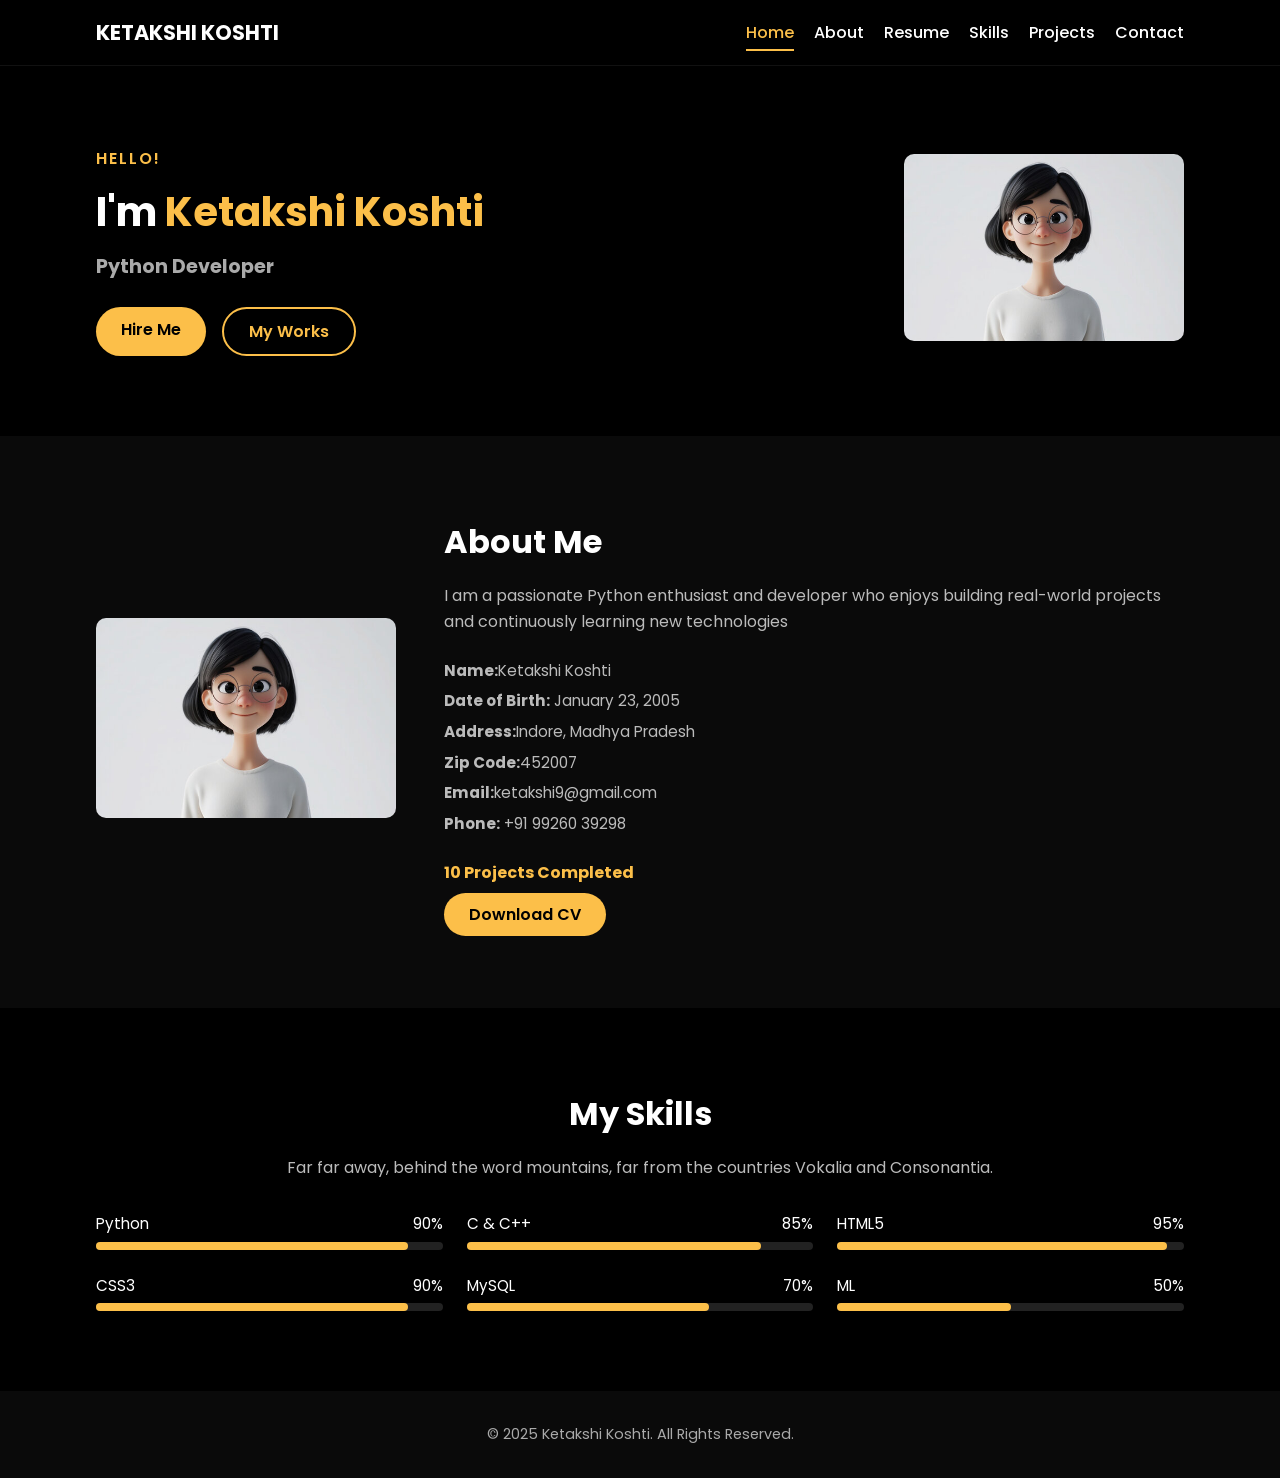
<file: index.html>
<!DOCTYPE html>
<html lang="en">
<head>
  <meta charset="UTF-8" />
  <meta name="viewport" content="width=device-width, initial-scale=1.0" />
  <title>Ketakshi Koshti - Python Developer</title>
  <link rel="stylesheet" href="css/style.css" />
  <link href="https://fonts.googleapis.com/css2?family=Poppins:wght@400;600;700&display=swap" rel="stylesheet">
</head>

<body>
  <!-- Header / Navbar -->
  <header class="navbar">
    <div class="container nav-container">
      <div class="logo">KETAKSHI KOSHTI</div>
      <nav>
        <ul class="nav-links">
          <li><a class="active" href="index.html">Home</a></li>
        <li><a href="about.html">About</a></li>
        <li><a href="resume.html">Resume</a></li>
        <!-- <li><a href="services.html">Services</a></li> -->
        <li><a href="skills.html">Skills</a></li>
        <li><a href="projects.html">Projects</a></li>
        <!-- <li><a href="blog.html">My Blog</a></li> -->
        <li><a href="contact.html">Contact</a></li>
        </ul>
      </nav>
    </div>
  </header>

  <!-- Hero Section -->
  <section class="hero">
    <div class="container hero-grid">
      <div class="hero-text">
        <p class="hello">HELLO!</p>
        <h1>I'm <span>Ketakshi Koshti</span></h1>
        <h2>Python Developer</h2>
        <div class="hero-buttons">
          <a href="#" class="btn-primary">Hire Me</a>
          <a href="#" class="btn-outline">My Works</a>
        </div>
      </div>
      <div class="hero-img">
        <img src="images/profile.jpg" alt="Ketakshi Koshti">
      </div>
    </div>
  </section>

  <!-- About Section -->
  <section class="about">
    <div class="container about-grid">
      <div class="about-img">
        <img src="images/profile.jpg" alt="Profile">
      </div>
      <div class="about-text">
        <h2>About Me</h2>
        <p>I am a passionate Python enthusiast and developer who enjoys building real-world projects and continuously learning new technologies
        </p>

        <div class="info">
          <p><strong>Name:</strong>Ketakshi Koshti</p>
          <p><strong>Date of Birth:</strong> January 23, 2005</p>
          <p><strong>Address:</strong>Indore, Madhya Pradesh</p>
          <p><strong>Zip Code:</strong>452007</p>
          <p><strong>Email:</strong>ketakshi9@gmail.com</p>
          <p><strong>Phone:</strong> +91 99260 39298</p>
        </div>

        <div class="about-footer">
          <p><strong>10 Projects Completed</strong></p>
          <a href="#" class="btn-primary">Download CV</a>
        </div>
      </div>
    </div>
  </section>

  <!-- Skills Section -->
  <section class="skills">
    <div class="container">
      <h2>My Skills</h2>
      <p class="subtitle">Far far away, behind the word mountains, far from the countries Vokalia and Consonantia.</p>

      <div class="skills-grid">
        <div class="skill-item">
          <p>Python<span>90%</span></p>
          <div class="bar"><div style="width:90%"></div></div>
        </div>
        <div class="skill-item">
          <p>C & C++<span>85%</span></p>
          <div class="bar"><div style="width:85%"></div></div>
        </div>
        <div class="skill-item">
          <p>HTML5<span>95%</span></p>
          <div class="bar"><div style="width:95%"></div></div>
        </div>
        <div class="skill-item">
          <p>CSS3<span>90%</span></p>
          <div class="bar"><div style="width:90%"></div></div>
        </div>
        <div class="skill-item">
          <p>MySQL<span>70%</span></p>
          <div class="bar"><div style="width:70%"></div></div>
        </div>
        <div class="skill-item">
          <p>ML<span>50%</span></p>
          <div class="bar"><div style="width:50%"></div></div>
        </div>
      </div>
    </div>
  </section>

  <!-- Footer -->
  <footer class="footer">
    <p>© 2025 Ketakshi Koshti. All Rights Reserved.</p>
  </footer>

</body>
</html>
</file>
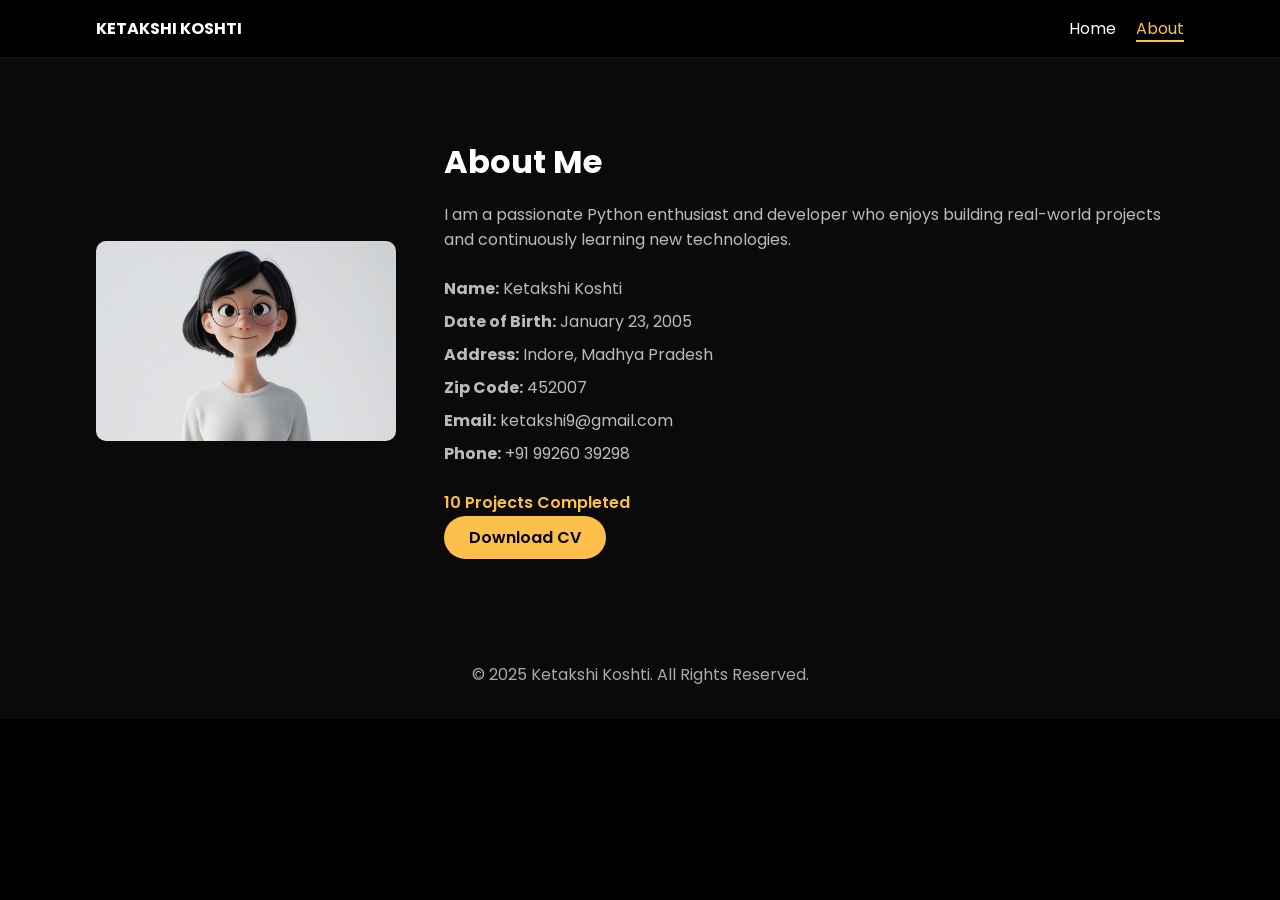
<file: about.html>
<!DOCTYPE html>
<html lang="en">
<head>
<meta charset="UTF-8">
<meta name="viewport" content="width=device-width, initial-scale=1.0">
<title>About Me</title>

<!-- Google Font -->
<link href="https://fonts.googleapis.com/css2?family=Poppins:wght@400;600;700&display=swap" rel="stylesheet">

<style>
    * {
        margin: 0;
        padding: 0;
        box-sizing: border-box;
    }

    body {
        font-family: 'Poppins', sans-serif;
        background: #000;
        color: #fff;
    }

    .container {
        width: 85%;
        max-width: 1200px;
        margin: auto;
    }

    /* Navbar */
    .navbar {
        padding: 1rem 0;
        border-bottom: 1px solid #111;
    }

    .nav-container {
        display: flex;
        justify-content: space-between;
        align-items: center;
    }

    .logo {
        font-weight: 700;
    }

    .nav-links {
        list-style: none;
        display: flex;
        gap: 20px;
    }

    .nav-links a {
        color: #fff;
        text-decoration: none;
    }

    .nav-links a.active,
    .nav-links a:hover {
        color: #fcbf49;
        border-bottom: 2px solid #fcbf49;
    }

    /* About Section */
    .about {
        padding: 5rem 0;
        background: #0a0a0a;
    }

    .about-grid {
        display: flex;
        align-items: center;
        justify-content: space-between;
        gap: 3rem;
    }

    .about-img img {
        width: 300px;
        border-radius: 10px;
    }

    .about-text {
        flex: 1;
    }

    .about-text h2 {
        font-size: 2rem;
        margin-bottom: 1rem;
    }

    .about-text p {
        color: #bbb;
        margin-bottom: 1.5rem;
    }

    .info p {
        margin-bottom: 8px;
    }

    .about-footer {
        margin-top: 1.5rem;
    }

    .about-footer p {
        color: #fcbf49;
        font-weight: 600;
        margin-bottom: 10px;
    }

    .btn-primary {
        background: #fcbf49;
        color: #000;
        padding: 10px 25px;
        border-radius: 25px;
        text-decoration: none;
        font-weight: 600;
    }

    /* Footer */
    .footer {
        text-align: center;
        padding: 2rem 0;
        background: #0a0a0a;
        color: #aaa;
    }

    /* Responsive */
    @media (max-width: 768px) {
        .about-grid {
        flex-direction: column;
        text-align: center;
        }

        .about-img img {
            width: 200px;
        }
    }
</style>
</head>

<body>

<!-- Navbar -->
    <header class="navbar">
        <div class="container nav-container">
        <div class="logo">KETAKSHI KOSHTI</div>
        <ul class="nav-links">
            <li><a href="index.html">Home</a></li>
            <li><a class="active" href="#">About</a></li>
        </ul>
        </div>
    </header>

    <!-- About Section -->
    <section class="about">
        <div class="container about-grid">

        <!-- Image -->
        <div class="about-img">
            <img src="images/profile.jpg" alt="Profile">
        </div>

        <!-- Text -->
        <div class="about-text">
            <h2>About Me</h2>

            <p>
            I am a passionate Python enthusiast and developer who enjoys building real-world projects and continuously learning new technologies.
            </p>

            <div class="info">
                <p><strong>Name:</strong> Ketakshi Koshti</p>
                <p><strong>Date of Birth:</strong> January 23, 2005</p>
                <p><strong>Address:</strong> Indore, Madhya Pradesh</p>
                <p><strong>Zip Code:</strong> 452007</p>
                <p><strong>Email:</strong> ketakshi9@gmail.com</p>
                <p><strong>Phone:</strong> +91 99260 39298</p>
            </div>

            <div class="about-footer">
                <p>10 Projects Completed</p>
                <a href="#" class="btn-primary">Download CV</a>
            </div>
        </div>

    </div>
</section>

<!-- Footer -->
<footer class="footer">
    <p>© 2025 Ketakshi Koshti. All Rights Reserved.</p>
</footer>

</body>
</html>
</file>
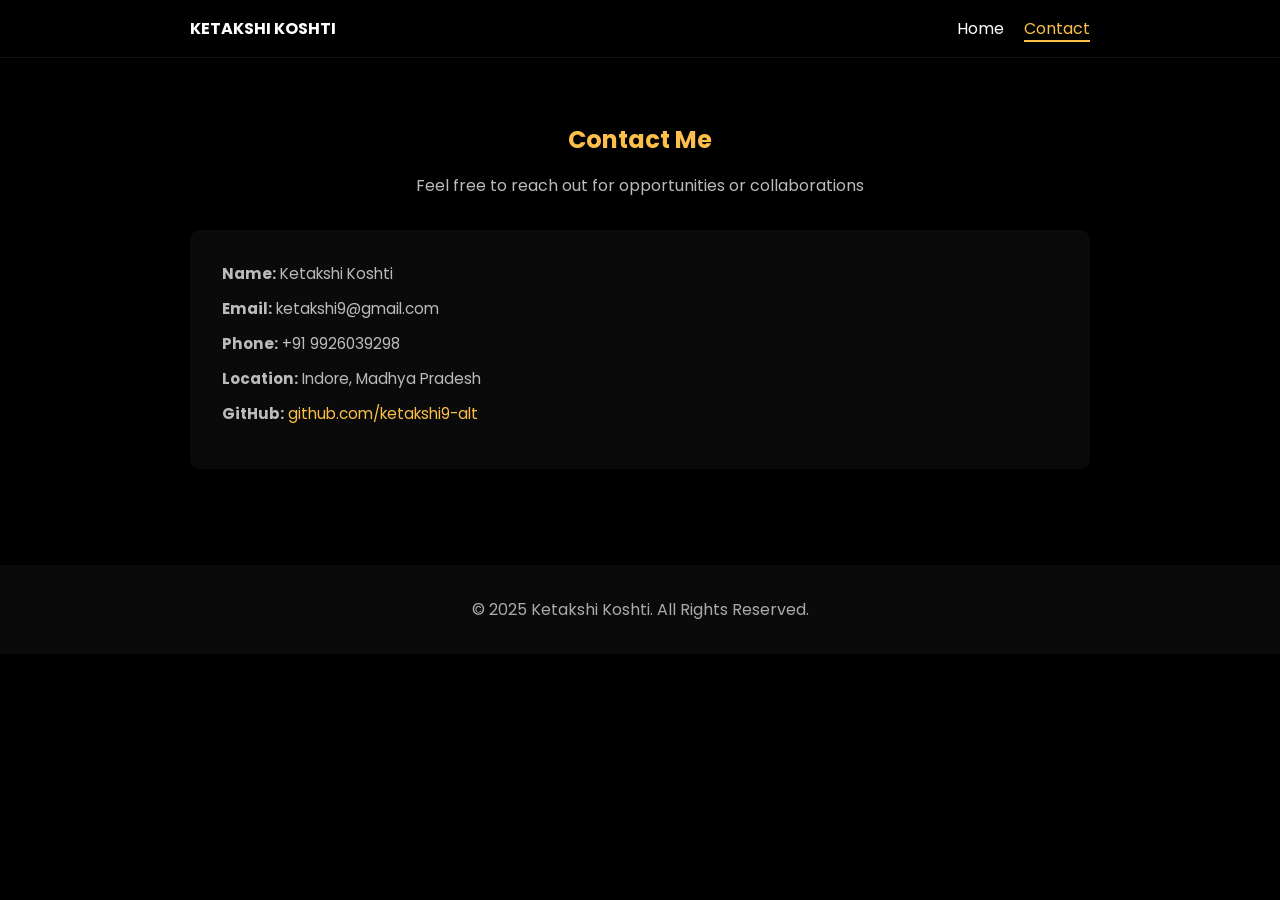
<file: contact.html>
<!DOCTYPE html>
<html lang="en">
<head>
    <meta charset="UTF-8">
    <meta name="viewport" content="width=device-width, initial-scale=1.0">
    <title>Contact</title>

    <link href="https://fonts.googleapis.com/css2?family=Poppins:wght@400;600;700&display=swap" rel="stylesheet">

    <style>
        * { margin:0; padding:0; box-sizing:border-box; }

        body {
        font-family: 'Poppins', sans-serif;
        background: #000;
        color: #fff;
        }

        .container {
        width: 85%;
        max-width: 900px;
        margin: auto;
        }

        /* Navbar */
        .navbar {
        padding: 1rem 0;
        border-bottom: 1px solid #111;
        }

        .nav-container {
        display: flex;
        justify-content: space-between;
        align-items: center;
        }

        .logo { font-weight: 700; }

        .nav-links {
        list-style: none;
        display: flex;
        gap: 20px;
        }

        .nav-links a {
        color: #fff;
        text-decoration: none;
        }

        .nav-links a.active {
        color: #fcbf49;
        border-bottom: 2px solid #fcbf49;
        }

        /* Contact Section */
        .contact {
        padding: 4rem 0;
        text-align: center;
        }

        .contact h2 {
        color: #fcbf49;
        margin-bottom: 1rem;
        }

        .contact p {
        color: #bbb;
        margin-bottom: 2rem;
        }

        .contact-box {
        background: #0a0a0a;
        padding: 2rem;
        border-radius: 10px;
        text-align: left;
        }

        .contact-box p {
        margin-bottom: 12px;
        font-size: 0.95rem;
        }

        .contact-box a {
        color: #fcbf49;
        text-decoration: none;
        }

        /* Footer */
        .footer {
        text-align: center;
        padding: 2rem 0;
        background: #0a0a0a;
        color: #aaa;
        margin-top: 2rem;
        }
    </style>
</head>

<body>

    <!-- Navbar -->
    <header class="navbar">
    <div class="container nav-container">
        <div class="logo">KETAKSHI KOSHTI</div>
        <ul class="nav-links">
        <li><a href="index.html">Home</a></li>
        <li><a class="active" href="#">Contact</a></li>
        </ul>
    </div>
    </header>

    <!-- Contact Section -->
    <section class="contact container">
    <h2>Contact Me</h2>
    <p>Feel free to reach out for opportunities or collaborations</p>

    <div class="contact-box">
        <p><strong>Name:</strong> Ketakshi Koshti</p>
        <p><strong>Email:</strong> ketakshi9@gmail.com</p>
        <p><strong>Phone:</strong> +91 9926039298</p>
        <p><strong>Location:</strong> Indore, Madhya Pradesh</p>
        <p><strong>GitHub:</strong> 
        <a href="https://github.com/ketakshi9-alt" target="_blank">
            github.com/ketakshi9-alt
        </a>
        </p>
    </div>
    </section>

    <!-- Footer -->
    <footer class="footer">
    <p>© 2025 Ketakshi Koshti. All Rights Reserved.</p>
    </footer>

</body>
</html>
</file>
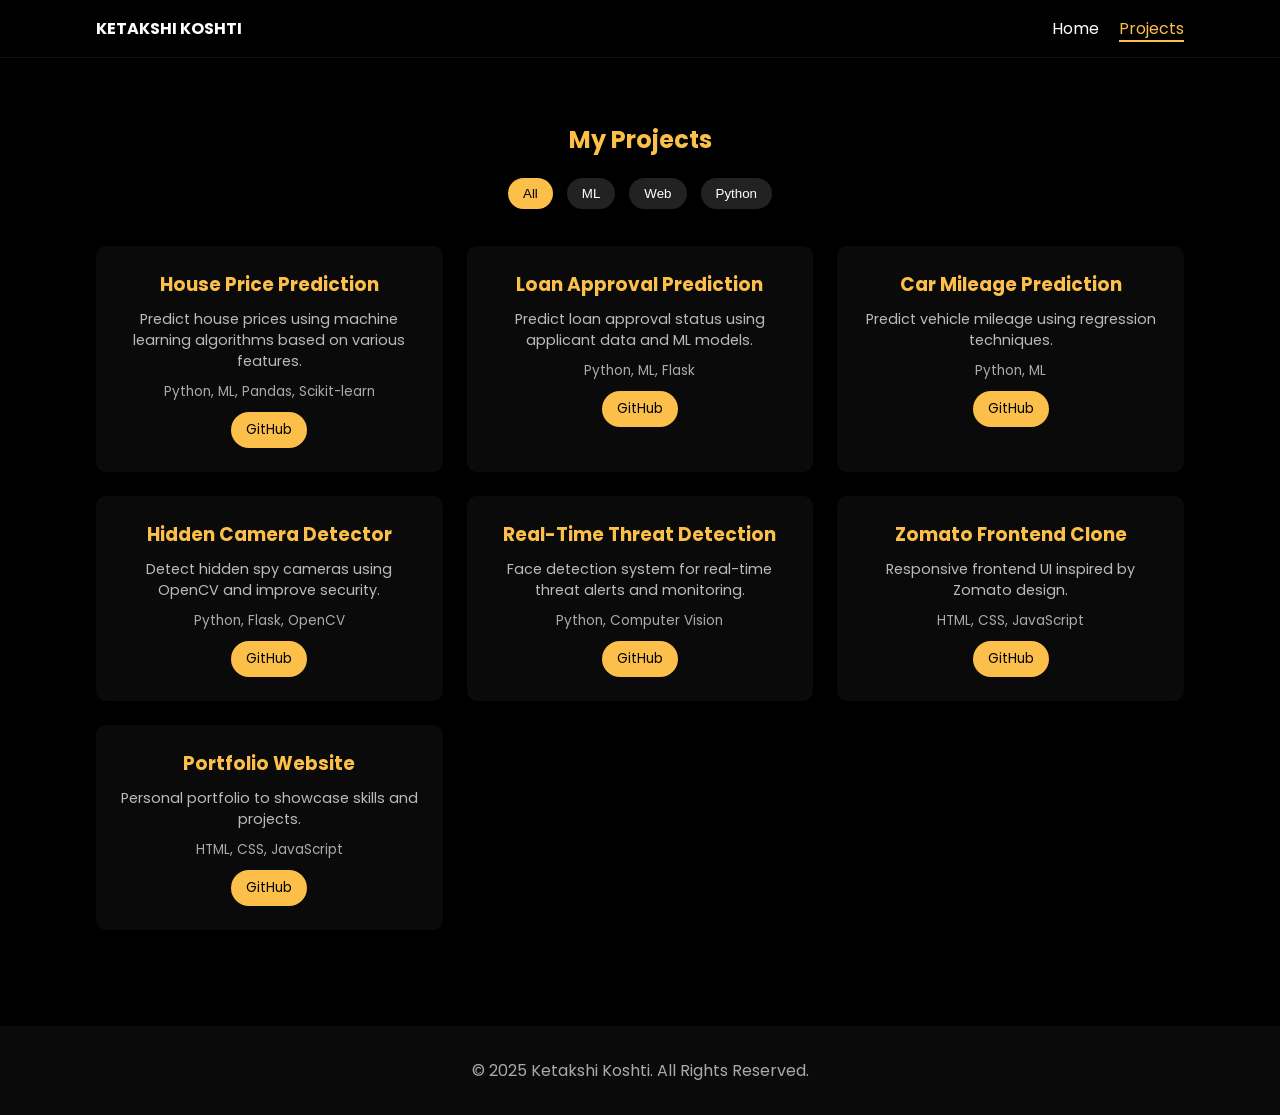
<file: projects.html>
<!DOCTYPE html>
<html lang="en">
<head>
    <meta charset="UTF-8">
    <meta name="viewport" content="width=device-width, initial-scale=1.0">
    <title>Projects</title>

    <link href="https://fonts.googleapis.com/css2?family=Poppins:wght@400;600;700&display=swap" rel="stylesheet">

    <style>
        * { margin:0; padding:0; box-sizing:border-box; }

        body {
        font-family: 'Poppins', sans-serif;
        background: #000;
        color: #fff;
        }

        .container {
        width: 85%;
        max-width: 1100px;
        margin: auto;
        }

        /* Navbar */
        .navbar {
        padding: 1rem 0;
        border-bottom: 1px solid #111;
        }

        .nav-container {
        display: flex;
        justify-content: space-between;
        align-items: center;
        }

        .logo { font-weight: 700; }

        .nav-links {
        list-style: none;
        display: flex;
        gap: 20px;
        }

        .nav-links a {
        color: #fff;
        text-decoration: none;
        }

        .nav-links a.active {
        color: #fcbf49;
        border-bottom: 2px solid #fcbf49;
        }

        /* Projects */
        .projects {
        padding: 4rem 0;
        text-align: center;
        }

        .projects h2 {
        color: #fcbf49;
        margin-bottom: 1rem;
        }

        /* Filter Buttons */
        .filter-btns {
        margin-bottom: 2rem;
        }

        .filter-btns button {
        padding: 8px 15px;
        margin: 5px;
        border: none;
        border-radius: 20px;
        background: #222;
        color: #fff;
        cursor: pointer;
        transition: 0.3s;
        }

        .filter-btns button.active,
        .filter-btns button:hover {
        background: #fcbf49;
        color: #000;
        }

        /* Grid */
        .projects-grid {
        display: grid;
        grid-template-columns: repeat(auto-fit, minmax(280px, 1fr));
        gap: 1.5rem;
        }

        .project-card {
        background: #0a0a0a;
        padding: 1.5rem;
        border-radius: 10px;
        transition: 0.3s;
        }

        .project-card:hover {
        transform: translateY(-5px);
        box-shadow: 0 0 15px rgba(252,191,73,0.3);
        }

        .project-card h3 {
        color: #fcbf49;
        margin-bottom: 10px;
        }

        .project-card p {
        color: #bbb;
        font-size: 0.9rem;
        }

        .tech {
        margin-top: 10px;
        font-size: 0.85rem;
        color: #aaa;
        }

        .btn {
        display: inline-block;
        margin-top: 10px;
        padding: 8px 15px;
        border-radius: 20px;
        background: #fcbf49;
        color: #000;
        text-decoration: none;
        font-size: 0.85rem;
        }

        /* Footer */
        .footer {
        text-align: center;
        padding: 2rem 0;
        background: #0a0a0a;
        color: #aaa;
        margin-top: 2rem;
        }
    </style>
</head>

<body>

    <header class="navbar">
    <div class="container nav-container">
        <div class="logo">KETAKSHI KOSHTI</div>
        <ul class="nav-links">
        <li><a href="index.html">Home</a></li>
        <li><a class="active" href="#">Projects</a></li>
        </ul>
    </div>
    </header>

    <section class="projects container">
    <h2>My Projects</h2>

    <!-- Filter Buttons -->
    <div class="filter-btns">
        <button onclick="filterProjects('all')" class="active">All</button>
        <button onclick="filterProjects('ml')">ML</button>
        <button onclick="filterProjects('web')">Web</button>
        <button onclick="filterProjects('python')">Python</button>
    </div>

    <div class="projects-grid">

        <!-- ML Projects -->
        <div class="project-card" data-category="ml">
            <h3>House Price Prediction</h3>
            <p>Predict house prices using machine learning algorithms based on various features.</p>
            <div class="tech">Python, ML, Pandas, Scikit-learn</div>
            <a href="https://github.com/ketakshi9-alt" class="btn">GitHub</a>
        </div>

        <div class="project-card" data-category="ml">
            <h3>Loan Approval Prediction</h3>
            <p>Predict loan approval status using applicant data and ML models.</p>
            <div class="tech">Python, ML, Flask</div>
            <a href="https://github.com/ketakshi9-alt" class="btn">GitHub</a>
        </div>

        <div class="project-card" data-category="ml">
            <h3>Car Mileage Prediction</h3>
            <p>Predict vehicle mileage using regression techniques.</p>
            <div class="tech">Python, ML</div>
            <a href="https://github.com/ketakshi9-alt" class="btn">GitHub</a>
        </div>

        <!-- Python Projects -->
        <div class="project-card" data-category="python">
            <h3>Hidden Camera Detector</h3>
            <p>Detect hidden spy cameras using OpenCV and improve security.</p>
            <div class="tech">Python, Flask, OpenCV</div>
            <a href="https://github.com/ketakshi9-alt" class="btn">GitHub</a>
        </div>

        <div class="project-card" data-category="python">
            <h3>Real-Time Threat Detection</h3>
            <p>Face detection system for real-time threat alerts and monitoring.</p>
            <div class="tech">Python, Computer Vision</div>
            <a href="https://github.com/ketakshi9-alt" class="btn">GitHub</a>
        </div>

        <!-- Web Projects -->
        <div class="project-card" data-category="web">
            <h3>Zomato Frontend Clone</h3>
            <p>Responsive frontend UI inspired by Zomato design.</p>
            <div class="tech">HTML, CSS, JavaScript</div>
            <a href="https://github.com/ketakshi9-alt" class="btn">GitHub</a>
        </div>

        <div class="project-card" data-category="web">
            <h3>Portfolio Website</h3>
            <p>Personal portfolio to showcase skills and projects.</p>
            <div class="tech">HTML, CSS, JavaScript</div>
            <a href="https://github.com/ketakshi9-alt" class="btn">GitHub</a>
        </div>

    </div>
    </section>

    <footer class="footer">
    <p>© 2025 Ketakshi Koshti. All Rights Reserved.</p>
    </footer>

    <!-- JavaScript for Filter -->
    <script>
    function filterProjects(category) {
    let cards = document.querySelectorAll('.project-card');
    let buttons = document.querySelectorAll('.filter-btns button');

    buttons.forEach(btn => btn.classList.remove('active'));
    event.target.classList.add('active');

    cards.forEach(card => {
        if (category === 'all' || card.dataset.category === category) {
        card.style.display = "block";
        } else {
        card.style.display = "none";
        }
    });
    }
    </script>

</body>
</html>
</file>
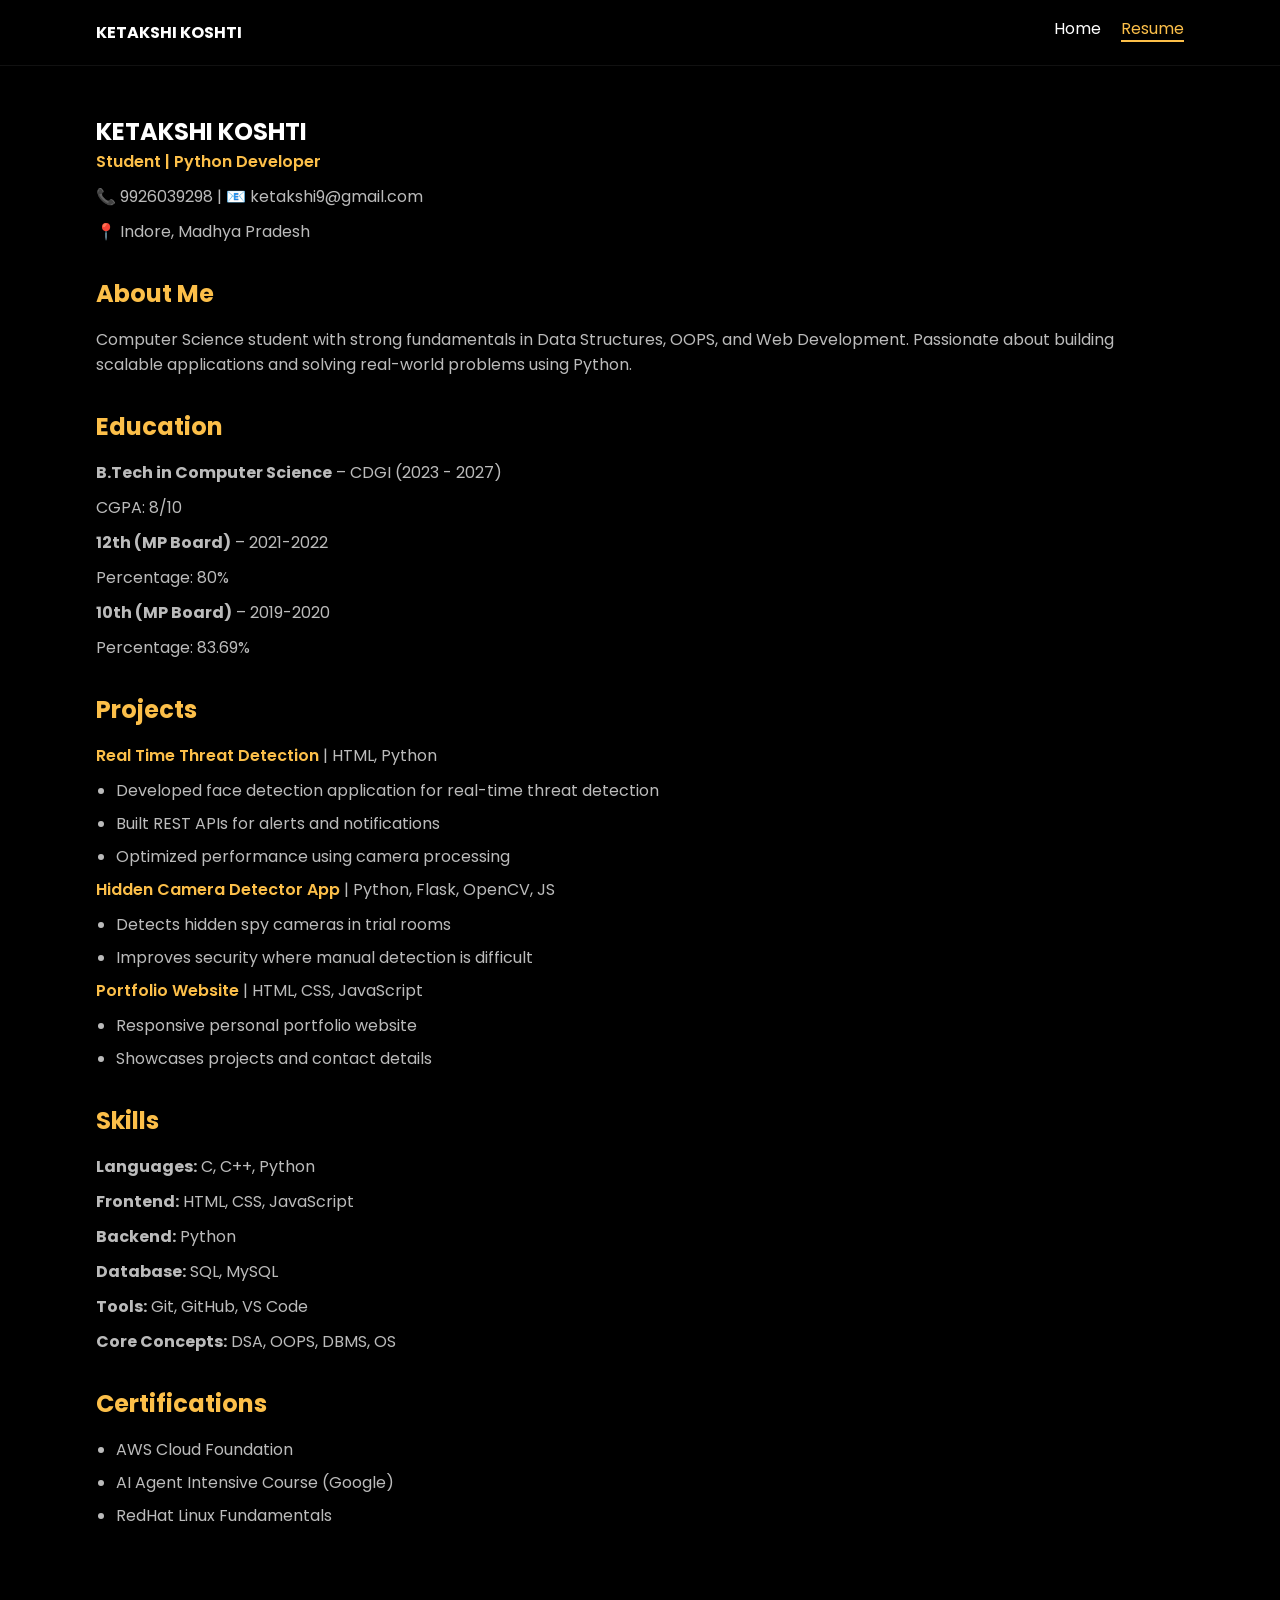
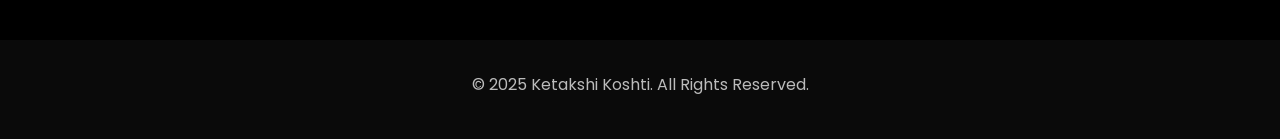
<file: resume.html>
<!DOCTYPE html>
<html lang="en">
<head>
    <meta charset="UTF-8">
    <meta name="viewport" content="width=device-width, initial-scale=1.0">
    <title>Resume</title>

    <link href="https://fonts.googleapis.com/css2?family=Poppins:wght@400;600;700&display=swap" rel="stylesheet">

    <style>
        * {
            margin: 0;
            padding: 0;
            box-sizing: border-box;
        }

        body {
            font-family: 'Poppins', sans-serif;
            background: #000;
            color: #fff;
        }

        .container {
            width: 85%;
            max-width: 1100px;
            margin: auto;
        }

        h2 {
            color: #fcbf49;
            margin-bottom: 1rem;
            margin-top: 2rem;
        }

        p {
            color: #bbb;
            margin-bottom: 10px;
        }

        /* Navbar */
        .navbar {
            padding: 1rem 0;
            border-bottom: 1px solid #111;
        }

        .nav-container {
            display: flex;
            justify-content: space-between;
            align-items: center;
        }

        .logo {
            font-weight: 700;
        }

        .nav-links {
            list-style: none;
            display: flex;
            gap: 20px;
        }

        .nav-links a {
            color: #fff;
            text-decoration: none;
        }

        .nav-links a.active {
            color: #fcbf49;
            border-bottom: 2px solid #fcbf49;
        }

        /* Resume Section */
        .resume {
            padding: 3rem 0;
        }

        .section {
            margin-bottom: 2rem;
        }

        .highlight {
            color: #fcbf49;
            font-weight: 600;
        }

        ul {
            margin-left: 20px;
        }

        li {
            margin-bottom: 8px;
            color: #bbb;
        }

        /* Footer */
        .footer {
            text-align: center;
            padding: 2rem 0;
            background: #0a0a0a;
            color: #aaa;
            margin-top: 2rem;
        }
    </style>
</head>

<body>

    <!-- Navbar -->
    <header class="navbar">
        <div class="container nav-container">
        <div class="logo">KETAKSHI KOSHTI</div>
        <ul class="nav-links">
            <li><a href="index.html">Home</a></li>
            <li><a class="active" href="#">Resume</a></li>
        </ul>
        </div>
    </header>

<!-- Resume Section -->
<section class="resume container">

    <h1>KETAKSHI KOSHTI</h1>
    <p class="highlight">Student | Python Developer</p>
    <p>📞 9926039298 | 📧 ketakshi9@gmail.com</p>
    <p>📍 Indore, Madhya Pradesh</p>

    <!-- About -->
    <div class="section">
        <h2>About Me</h2>
        <p>
            Computer Science student with strong fundamentals in Data Structures, OOPS, and Web Development. Passionate about building scalable applications and solving real-world problems using Python.
        </p>
    </div>

    <!-- Education -->
    <div class="section">
        <h2>Education</h2>
        <p><strong>B.Tech in Computer Science</strong> – CDGI (2023 - 2027)</p>
        <p>CGPA: 8/10</p>

        <p><strong>12th (MP Board)</strong> – 2021-2022</p>
        <p>Percentage: 80%</p>

        <p><strong>10th (MP Board)</strong> – 2019-2020</p>
        <p>Percentage: 83.69%</p>
    </div>

    <!-- Projects -->
    <div class="section">
        <h2>Projects</h2>

        <p><span class="highlight">Real Time Threat Detection</span> | HTML, Python</p>
        <ul>
            <li>Developed face detection application for real-time threat detection</li>
            <li>Built REST APIs for alerts and notifications</li>
            <li>Optimized performance using camera processing</li>
        </ul>

        <p><span class="highlight">Hidden Camera Detector App</span> | Python, Flask, OpenCV, JS</p>
        <ul>
            <li>Detects hidden spy cameras in trial rooms</li>
            <li>Improves security where manual detection is difficult</li>
        </ul>

        <p><span class="highlight">Portfolio Website</span> | HTML, CSS, JavaScript</p>
        <ul>
            <li>Responsive personal portfolio website</li>
            <li>Showcases projects and contact details</li>
        </ul>
    </div>

    <!-- Skills -->
    <div class="section">
        <h2>Skills</h2>
        <p><strong>Languages:</strong> C, C++, Python</p>
        <p><strong>Frontend:</strong> HTML, CSS, JavaScript</p>
        <p><strong>Backend:</strong> Python</p>
        <p><strong>Database:</strong> SQL, MySQL</p>
        <p><strong>Tools:</strong> Git, GitHub, VS Code</p>
        <p><strong>Core Concepts:</strong> DSA, OOPS, DBMS, OS</p>
    </div>

    <!-- Certifications -->
    <div class="section">
        <h2>Certifications</h2>
        <ul>
            <li>AWS Cloud Foundation</li>
            <li>AI Agent Intensive Course (Google)</li>
            <li>RedHat Linux Fundamentals</li>
        </ul>
    </div>

</section>

<!-- Footer -->
<footer class="footer">
    <p>© 2025 Ketakshi Koshti. All Rights Reserved.</p>
</footer>

</body>
</html>
</file>
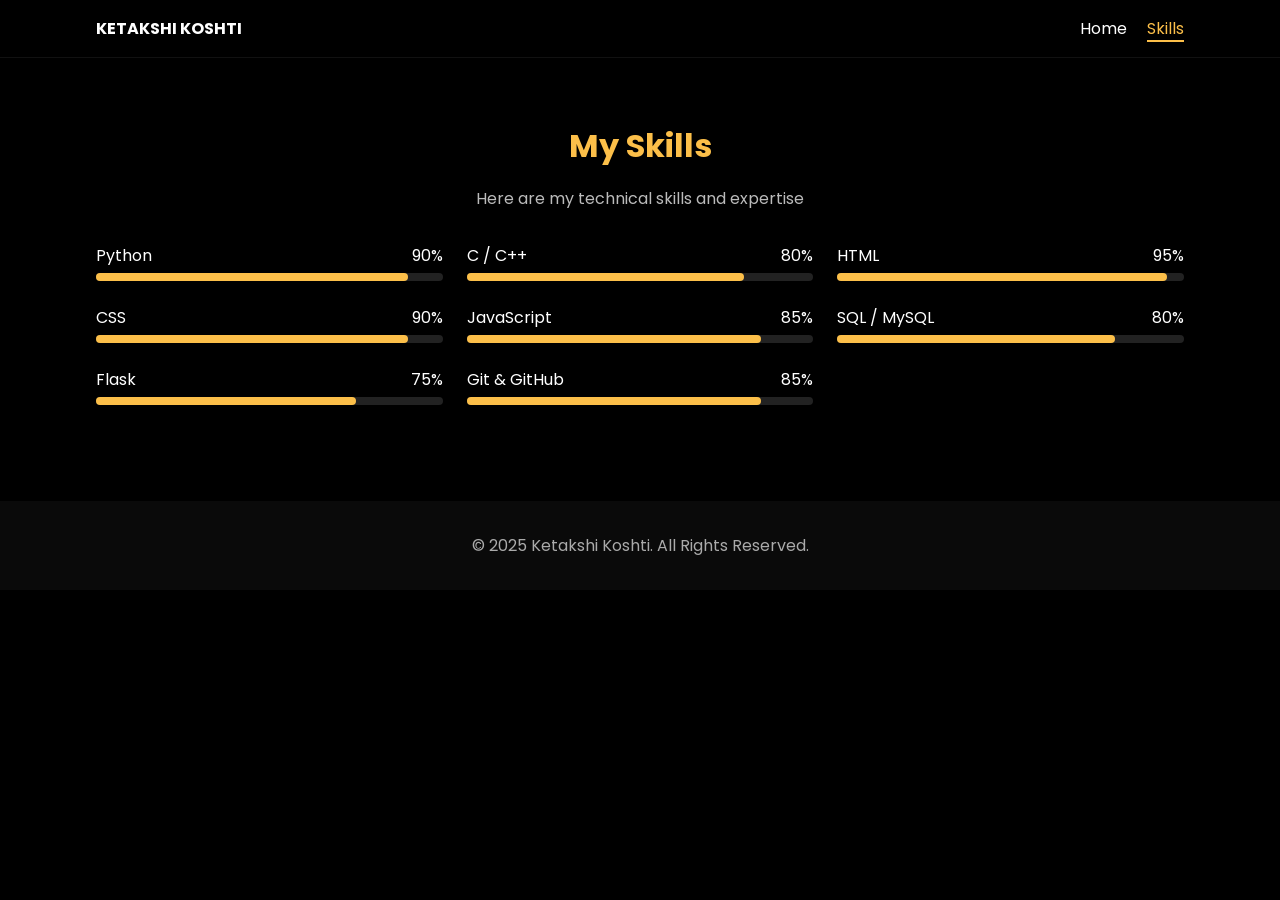
<file: skills.html>
<!DOCTYPE html>
<html lang="en">
<head>
    <meta charset="UTF-8">
    <meta name="viewport" content="width=device-width, initial-scale=1.0">
    <title>Skills</title>

    <link href="https://fonts.googleapis.com/css2?family=Poppins:wght@400;600;700&display=swap" rel="stylesheet">

    <style>
        * {
        margin: 0;
        padding: 0;
        box-sizing: border-box;
        }

        body {
        font-family: 'Poppins', sans-serif;
        background: #000;
        color: #fff;
        }

        .container {
        width: 85%;
        max-width: 1100px;
        margin: auto;
        }

        /* Navbar */
        .navbar {
        padding: 1rem 0;
        border-bottom: 1px solid #111;
        }

        .nav-container {
        display: flex;
        justify-content: space-between;
        align-items: center;
        }

        .logo {
        font-weight: 700;
        }

        .nav-links {
        list-style: none;
        display: flex;
        gap: 20px;
        }

        .nav-links a {
        color: #fff;
        text-decoration: none;
        }

        .nav-links a.active {
        color: #fcbf49;
        border-bottom: 2px solid #fcbf49;
        }

        /* Skills Section */
        .skills {
        padding: 4rem 0;
        text-align: center;
        }

        .skills h2 {
        font-size: 2rem;
        margin-bottom: 1rem;
        color: #fcbf49;
        }

        .skills p {
        color: #bbb;
        margin-bottom: 2rem;
        }

        .skills-grid {
        display: grid;
        grid-template-columns: repeat(auto-fit, minmax(300px, 1fr));
        gap: 1.5rem;
        }

        .skill-item {
        text-align: left;
        }

        .skill-item p {
        display: flex;
        justify-content: space-between;
        margin-bottom: 5px;
        color: #fff;
        }

        .bar {
        width: 100%;
        height: 8px;
        background: #222;
        border-radius: 5px;
        }

        .bar div {
        height: 8px;
        background: #fcbf49;
        border-radius: 5px;
        }

        /* Footer */
        .footer {
        text-align: center;
        padding: 2rem 0;
        background: #0a0a0a;
        color: #aaa;
        margin-top: 2rem;
        }

        /* Responsive */
        @media (max-width: 768px) {
        .skills {
            padding: 2rem 0;
        }
        }
    </style>
</head>

<body>

    <!-- Navbar -->
    <header class="navbar">
        <div class="container nav-container">
        <div class="logo">KETAKSHI KOSHTI</div>
        <ul class="nav-links">
            <li><a href="index.html">Home</a></li>
            <li><a class="active" href="#">Skills</a></li>
        </ul>
        </div>
    </header>

    <!-- Skills Section -->
    <section class="skills container">
        <h2>My Skills</h2>
        <p>Here are my technical skills and expertise</p>

        <div class="skills-grid">

        <div class="skill-item">
            <p>Python <span>90%</span></p>
            <div class="bar"><div style="width:90%"></div></div>
        </div>

        <div class="skill-item">
            <p>C / C++ <span>80%</span></p>
            <div class="bar"><div style="width:80%"></div></div>
        </div>

        <div class="skill-item">
            <p>HTML <span>95%</span></p>
            <div class="bar"><div style="width:95%"></div></div>
        </div>

        <div class="skill-item">
            <p>CSS <span>90%</span></p>
            <div class="bar"><div style="width:90%"></div></div>
        </div>

        <div class="skill-item">
            <p>JavaScript <span>85%</span></p>
            <div class="bar"><div style="width:85%"></div></div>
        </div>

        <div class="skill-item">
            <p>SQL / MySQL <span>80%</span></p>
            <div class="bar"><div style="width:80%"></div></div>
        </div>

        <div class="skill-item">
            <p>Flask <span>75%</span></p>
            <div class="bar"><div style="width:75%"></div></div>
        </div>

        <div class="skill-item">
            <p>Git & GitHub <span>85%</span></p>
            <div class="bar"><div style="width:85%"></div></div>
        </div>

        </div>
    </section>

    <!-- Footer -->
    <footer class="footer">
        <p>© 2025 Ketakshi Koshti. All Rights Reserved.</p>
    </footer>

</body>
</html>
</file>
<file: css/style.css>
/* ==== GLOBAL STYLES ==== */
* {
  margin: 0;
  padding: 0;
  box-sizing: border-box;
}
body {
  font-family: 'Poppins', sans-serif;
  background: #000;
  color: #fff;
  line-height: 1.6;
}
a {
  text-decoration: none;
  color: inherit;
}
.container {
  width: 85%;
  max-width: 1200px;
  margin: 0 auto;
}

/* ==== NAVBAR ==== */
.navbar {
  background: #000;
  padding: 1rem 0;
  border-bottom: 1px solid #111;
  position: sticky;
  top: 0;
  z-index: 10;
}
.nav-container {
  display: flex;
  justify-content: space-between;
  align-items: center;
}
.logo {
  font-weight: 700;
  font-size: 1.3rem;
}
.nav-links {
  list-style: none;
  display: flex;
  gap: 20px;
}
.nav-links a {
  color: #fff;
  font-weight: 500;
  transition: 0.3s;
}
.nav-links a.active,
.nav-links a:hover {
  color: #fcbf49;
  border-bottom: 2px solid #fcbf49;
  padding-bottom: 5px;
}

/* ==== HERO SECTION ==== */
.hero {
  display: flex;
  align-items: center;
  padding: 5rem 0;
  background: #000;
}
.hero-grid {
  display: flex;
  align-items: center;
  justify-content: space-between;
  flex-wrap: wrap;
}
.hero-text {
  flex: 1;
}
.hello {
  color: #fcbf49;
  letter-spacing: 2px;
  font-weight: 600;
}
.hero-text h1 {
  font-size: 2.5rem;
  margin: 0.5rem 0;
}
.hero-text h1 span {
  color: #fcbf49;
}
.hero-text h2 {
  font-size: 1.2rem;
  color: #aaa;
}
.hero-buttons {
  margin-top: 1.5rem;
  display: flex;
  gap: 1rem;
}
.btn-primary {
  background: #fcbf49;
  color: #000;
  padding: 10px 25px;
  border-radius: 30px;
  font-weight: 600;
}
.btn-outline {
  border: 2px solid #fcbf49;
  color: #fcbf49;
  padding: 10px 25px;
  border-radius: 30px;
  font-weight: 600;
  transition: 0.3s;
}
.btn-outline:hover {
  background: #fcbf49;
  color: #000;
}
.hero-img img {
  width: 280px;
  border-radius: 10px;
}

/* ==== ABOUT SECTION ==== */
.about {
  background: #0a0a0a;
  padding: 5rem 0;
}
.about-grid {
  display: flex;
  align-items: center;   
  justify-content: space-between;
  gap: 3rem;
  flex-wrap: nowrap;     
}
.about-img img {
  width: 300px;
  border-radius: 10px;
  flex: 1;
  max-width: 300px;
}
.about-text h2 {
  font-size: 2rem;
  margin-bottom: 1rem;
}
.about-text p {
  color: #bbb;
  margin-bottom: 1.5rem;
  flex: 1;
}
.info p {
  margin-bottom: 0.4rem;
  font-size: 0.95rem;
}
.about-footer {
  margin-top: 1.5rem;
}
.about-footer p {
  color: #fcbf49;
  font-weight: 600;
  margin-bottom: 1rem;
}

/* ==== SKILLS SECTION ==== */
.skills {
  background: #000;
  padding: 5rem 0;
  text-align: center;
}
.skills h2 {
  font-size: 2rem;
  margin-bottom: 1rem;
}
.skills .subtitle {
  color: #bbb;
  margin-bottom: 2rem;
}
.skills-grid {
  display: grid;
  grid-template-columns: repeat(auto-fit, minmax(300px, 1fr));
  gap: 1.5rem;
}
.skill-item p {
  display: flex;
  justify-content: space-between;
  font-size: 0.95rem;
  color: #fff;
}
.bar {
  width: 100%;
  height: 8px;
  background: #222;
  border-radius: 5px;
  margin-top: 5px;
}
.bar div {
  height: 8px;
  background: #fcbf49;
  border-radius: 5px;
}

/* ==== FOOTER ==== */
.footer {
  text-align: center;
  padding: 2rem 0;
  background: #0a0a0a;
  font-size: 0.9rem;
  color: #aaa;
}

/* ==== RESPONSIVE ==== */
@media (max-width: 768px) {
  .hero-grid, .about-grid {
    flex-direction: column;
    text-align: center;
  }
  .hero-img img, .about-img img {
    margin-top: 2rem;
  }
}
</file>
